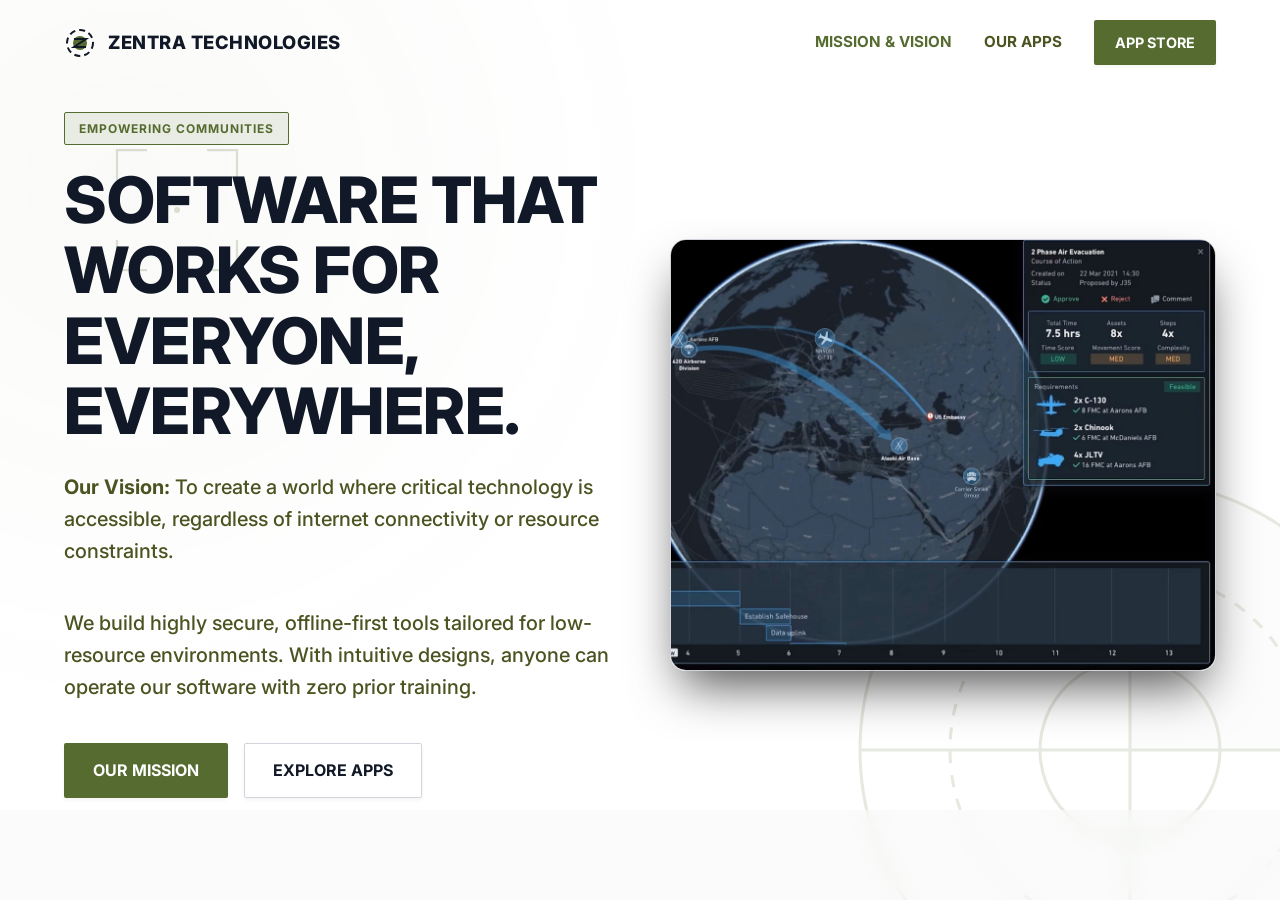
<file: index.html>
<!DOCTYPE html>
<html lang="en">
<head>
    <meta charset="UTF-8">
    <meta name="viewport" content="width=device-width, initial-scale=1.0">
    <title>Zentra Technologies | Simple & Secure Solutions</title>
    <meta name="description" content="Zentra Technologies. We build reliable, easy-to-use software that empowers low-resource environments to thrive, even without an internet connection.">
    <!-- Clean Geometric Z Logo for Favicon -->
    <link rel="icon" type="image/svg+xml" href="data:image/svg+xml,%3Csvg width='32' height='32' viewBox='0 0 32 32' fill='none' xmlns='http://www.w3.org/2000/svg'%3E%3Ccircle cx='16' cy='16' r='13' stroke='%23111827' stroke-width='2' stroke-dasharray='6 4'/%3E%3Ccircle cx='16' cy='16' r='7' fill='%23556B2F'/%3E%3Cpath d='M10 12 L22 12 L10 20 L22 20' stroke='%23111827' stroke-width='2' fill='none'/%3E%3C/svg%3E">
    <link rel="stylesheet" href="styles.css">
</head>
<body>

    <div class="parallax-wrapper">
        <div class="parallax-layer parallax-layer-back">
            <div class="ambient-bg"></div>

    <!-- Animated Background Elements -->
    <div class="tactical-bg">
        <svg class="bg-radar" viewBox="0 0 200 200" xmlns="http://www.w3.org/2000/svg">
            <circle cx="100" cy="100" r="90" fill="none" stroke="currentColor" stroke-width="1"/>
            <circle cx="100" cy="100" r="60" fill="none" stroke="currentColor" stroke-width="1" stroke-dasharray="4 4"/>
            <circle cx="100" cy="100" r="30" fill="none" stroke="currentColor" stroke-width="1"/>
            <line x1="100" y1="10" x2="100" y2="190" stroke="currentColor" stroke-width="1"/>
            <line x1="10" y1="100" x2="190" y2="100" stroke="currentColor" stroke-width="1"/>
            <path d="M100 100 L100 10 A90 90 0 0 1 190 100 Z" fill="currentColor" opacity="0.15"/>
        </svg>

        <svg class="bg-crosshair" viewBox="0 0 100 100" xmlns="http://www.w3.org/2000/svg">
            <path d="M10 30 V10 H30 M70 10 H90 V30 M90 70 V90 H70 M30 90 H10 V70" fill="none" stroke="currentColor" stroke-width="1.5"/>
            <circle cx="50" cy="50" r="2" fill="currentColor"/>
        </svg>
    </div>
        </div>

        <div class="parallax-layer parallax-layer-mid">
    <!-- Navigation -->
    <nav id="navbar">
        <div class="nav-container">
            <a href="index.html" class="logo">
                <svg width="32" height="32" viewBox="0 0 32 32" fill="none" xmlns="http://www.w3.org/2000/svg"><circle cx="16" cy="16" r="13" stroke="#111827" stroke-width="2" stroke-dasharray="6 4"/><circle cx="16" cy="16" r="7" fill="#556B2F"/><path d="M10 12 L22 12 L10 20 L22 20" stroke="#111827" stroke-width="2" fill="none"/></svg>
                <span>Zentra Technologies</span>
            </a>
            
            <div class="hamburger" id="hamburger">
                <svg width="28" height="28" viewBox="0 0 24 24" stroke="currentColor" stroke-width="2" stroke-linecap="round" fill="none">
                    <line x1="3" y1="12" x2="21" y2="12"></line>
                    <line x1="3" y1="6" x2="21" y2="6"></line>
                    <line x1="3" y1="18" x2="21" y2="18"></line>
                </svg>
            </div>

            <div class="nav-links" id="nav-links">
                <a href="#mission" class="active">Mission & Vision</a>
                <a href="#apps">Our Apps</a>
                <a href="store.html" class="btn btn-primary" style="padding: 10px 20px; font-size: 0.9rem;">App Store</a>
            </div>
        </div>
    </nav>

    <!-- Hero Section -->
    <header class="hero" id="home">
        <div class="container split-layout">
            <div class="split-content reveal">
                <div class="tag">Empowering Communities</div>
                <h1>Software that works for everyone, everywhere.</h1>
                <p><strong>Our Vision:</strong> To create a world where critical technology is accessible, regardless of internet connectivity or resource constraints.</p>
                <p>We build highly secure, offline-first tools tailored for low-resource environments. With intuitive designs, anyone can operate our software with zero prior training.</p>
                
                <div class="cta-group">
                    <a href="#mission" class="btn btn-primary">Our Mission</a>
                    <a href="#apps" class="btn btn-secondary">Explore Apps</a>
                </div>
            </div>
            <div class="split-visual reveal">
                <img src="images/tcom22.jpg" alt="Field work" style="width: 100%; height: auto; border-radius: 16px; box-shadow: 0 25px 50px -12px rgba(0, 0, 0, 0.7); border: 1px solid var(--border-light); display: block; object-fit: cover;" />
            </div>
        </div>
    </header>

    <!-- Mission & Vision Section -->
    <section id="mission" class="section section-bg">
        <div class="container reveal">
            <div class="section-header">
                <h2>Our Mission</h2>
                <p>Bringing reliable technology to the edges of the grid.</p>
            </div>
            
            <div class="grid">
                <!-- Point 1 -->
                <div class="card">
                    <div class="card-icon">
                        <svg width="28" height="28" viewBox="0 0 24 24" fill="none" stroke="currentColor" stroke-width="2"><path d="M12 2v20M17 5H9.5a3.5 3.5 0 0 0 0 7h5a3.5 3.5 0 0 1 0 7H6"></path></svg>
                    </div>
                    <h3>Empowering the Under-resourced</h3>
                    <p>Many regions lack reliable internet or modern hardware. Our platforms are extremely lightweight, requiring minimal power and automatically syncing data once connections are restored.</p>
                </div>

                <!-- Point 2 -->
                <div class="card">
                    <div class="card-icon">
                        <svg width="28" height="28" viewBox="0 0 24 24" fill="none" stroke="currentColor" stroke-width="2"><path d="M21 15v4a2 2 0 0 1-2 2H5a2 2 0 0 1-2-2v-4"></path><polyline points="17 8 12 3 7 8"></polyline><line x1="12" y1="3" x2="12" y2="15"></line></svg>
                    </div>
                    <h3>Offline-First & Secure</h3>
                    <p>Security should not be a luxury. We prioritize invisible encryption to protect your community's data, ensuring you can operate securely in complex or remote environments seamlessly.</p>
                </div>

                <!-- Point 3 -->
                <div class="card">
                    <div class="card-icon">
                        <svg width="28" height="28" viewBox="0 0 24 24" fill="none" stroke="currentColor" stroke-width="2"><circle cx="12" cy="12" r="10"></circle><path d="M8 14s1.5 2 4 2 4-2 4-2"></path><line x1="9" y1="9" x2="9.01" y2="9"></line><line x1="15" y1="9" x2="15.01" y2="9"></line></svg>
                    </div>
                    <h3>No Jargon. Just Action.</h3>
                    <p>We eliminate confusing tech terminology and complicated manuals. By focusing on simple buttons and human-centric workflows, we allow your team to focus on their life-saving work.</p>
                </div>
            </div>
        </div>
    </section>

    <!-- Our Apps Section (Very Small UI Cards) -->
    <section id="apps" class="section">
        <div class="container reveal">
            <div class="section-header">
                <h2>Our Platforms</h2>
                <p>Designed for field operations. Explore our suite of simple, robust tools.</p>
            </div>
            
            <div class="mini-app-grid">
                <!-- TCOM / MedTrack -->
                <div class="mini-app-card">
                    <div class="mini-app-screenshot">
                        <!-- User will provide screenshot later. This is a placeholder slot -->
                        <div class="screenshot-placeholder">
                            <span>Screenshot Later</span>
                        </div>
                    </div>
                    <div class="mini-app-content">
                        <h4>MedTrack / TCOM</h4>
                        <p>Offline patient tracking & medical reporting.</p>
                    </div>
                </div>

                <!-- Coming Soon 1 -->
                <div class="mini-app-card">
                    <div class="mini-app-screenshot">
                        <div class="screenshot-placeholder">
                            <span>Coming Soon</span>
                        </div>
                    </div>
                    <div class="mini-app-content">
                        <h4>OurYouth</h4>
                        <p>Community engagement & youth empowerment.</p>
                    </div>
                </div>

                <!-- Coming Soon 2 -->
                <div class="mini-app-card">
                    <div class="mini-app-screenshot">
                        <div class="screenshot-placeholder">
                            <span>Coming Soon</span>
                        </div>
                    </div>
                    <div class="mini-app-content">
                        <h4>NextGen Platform</h4>
                        <p>Innovative solutions in development.</p>
                    </div>
                </div>
            </div>
            
            <div style="text-align: center; margin-top: 40px;">
                <a href="store.html" class="btn btn-primary">Go to App Store</a>
            </div>
        </div>
    </section>

    <!-- Footer -->
    <footer>
        <div class="container">
            <div class="footer-content">
                <a href="index.html" class="logo">
                    <svg width="24" height="24" viewBox="0 0 32 32" fill="none" xmlns="http://www.w3.org/2000/svg"><circle cx="16" cy="16" r="13" stroke="#111827" stroke-width="2" stroke-dasharray="6 4"/><circle cx="16" cy="16" r="7" fill="#556B2F"/><path d="M10 12 L22 12 L10 20 L22 20" stroke="#111827" stroke-width="2" fill="none"/></svg>
                    <span>Zentra Technologies</span>
                </a>
                <span class="footer-text">&copy; 2026 Zentra Technologies. All rights reserved.</span>
            </div>
        </div>
    </footer>
        </div>
    </div>

    <script src="app.js"></script>
</body>
</html>
</file>
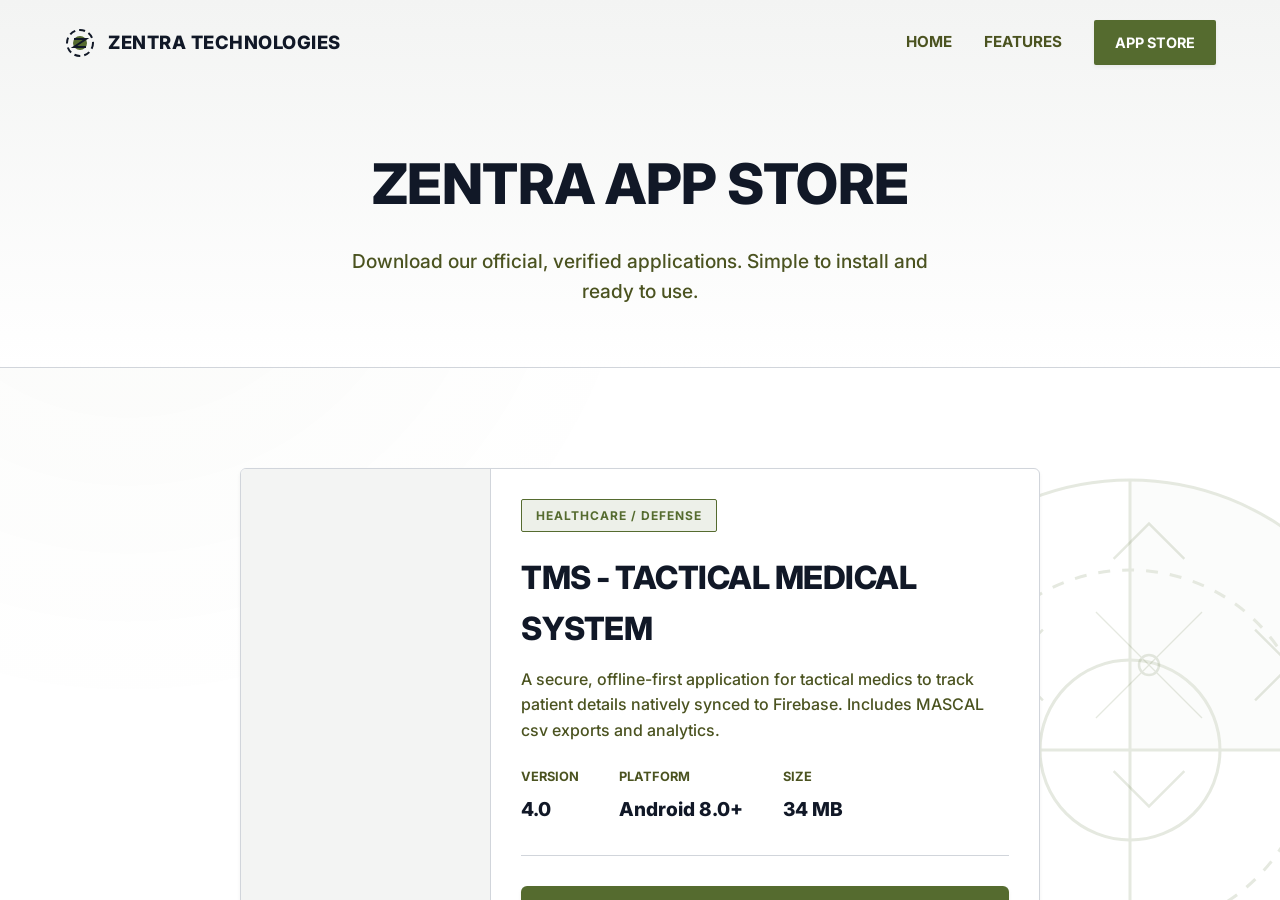
<file: store.html>
<!DOCTYPE html>
<html lang="en">
<head>
    <meta charset="UTF-8">
    <meta name="viewport" content="width=device-width, initial-scale=1.0">
    <title>App Store | Zentra Technologies</title>
    <meta name="description" content="Download official verified applications created by Zentra Technologies.">
    <!-- Clean Geometric Z Logo for Favicon -->
    <link rel="icon" type="image/svg+xml" href="data:image/svg+xml,%3Csvg width='32' height='32' viewBox='0 0 32 32' fill='none' xmlns='http://www.w3.org/2000/svg'%3E%3Ccircle cx='16' cy='16' r='13' stroke='%23111827' stroke-width='2' stroke-dasharray='6 4'/%3E%3Ccircle cx='16' cy='16' r='7' fill='%23556B2F'/%3E%3Cpath d='M10 12 L22 12 L10 20 L22 20' stroke='%23111827' stroke-width='2' fill='none'/%3E%3C/svg%3E">
    <link rel="stylesheet" href="styles.css">
    <style>
        .app-store-header {
            padding: 140px 0 60px;
            text-align: center;
            background: linear-gradient(180deg, var(--bg-secondary) 0%, var(--bg-primary) 100%);
            border-bottom: 1px solid var(--border-light);
        }
    </style>
</head>
<body>

    <div class="parallax-wrapper">
        <div class="parallax-layer parallax-layer-back">
            <div class="ambient-bg"></div>

            <!-- Animated Military Background Elements -->
            <div class="tactical-bg">
                <!-- Radar Sweep -->
        <svg class="bg-radar" viewBox="0 0 200 200" xmlns="http://www.w3.org/2000/svg">
            <circle cx="100" cy="100" r="90" fill="none" stroke="currentColor" stroke-width="1"/>
            <circle cx="100" cy="100" r="60" fill="none" stroke="currentColor" stroke-width="1" stroke-dasharray="4 4"/>
            <circle cx="100" cy="100" r="30" fill="none" stroke="currentColor" stroke-width="1"/>
            <line x1="100" y1="10" x2="100" y2="190" stroke="currentColor" stroke-width="1"/>
            <line x1="10" y1="100" x2="190" y2="100" stroke="currentColor" stroke-width="1"/>
            <path d="M100 100 L100 10 A90 90 0 0 1 190 100 Z" fill="currentColor" opacity="0.15"/>
        </svg>

        <!-- Targeting Brackets -->
        <svg class="bg-crosshair" viewBox="0 0 100 100" xmlns="http://www.w3.org/2000/svg">
            <path d="M10 30 V10 H30 M70 10 H90 V30 M90 70 V90 H70 M30 90 H10 V70" fill="none" stroke="currentColor" stroke-width="1.5"/>
            <circle cx="50" cy="50" r="2" fill="currentColor"/>
        </svg>

        <!-- Secondary Crosshair -->
        <svg class="bg-crosshair bg-crosshair-2" viewBox="0 0 100 100" xmlns="http://www.w3.org/2000/svg">
            <path d="M10 30 V10 H30 M70 10 H90 V30 M90 70 V90 H70 M30 90 H10 V70" fill="none" stroke="currentColor" stroke-width="1"/>
            <circle cx="50" cy="50" r="4" fill="none" stroke="currentColor" stroke-width="1"/>
            <line x1="50" y1="20" x2="50" y2="80" stroke="currentColor" stroke-width="0.5"/>
            <line x1="20" y1="50" x2="80" y2="50" stroke="currentColor" stroke-width="0.5"/>
        </svg>

        <!-- Stealth Drone Silhouette -->
        <svg class="bg-drone" viewBox="0 0 100 100" xmlns="http://www.w3.org/2000/svg">
            <path d="M50 15 L62 45 L85 50 L62 55 L50 85 L38 55 L15 50 L38 45 Z" fill="none" stroke="currentColor" stroke-width="0.75"/>
            <path d="M47 45 L50 25 L53 45 Z" stroke="currentColor" stroke-width="0.75" fill="currentColor" opacity="0.3"/>
        </svg>
            </div>
        </div>

        <div class="parallax-layer parallax-layer-mid">
            <!-- Navigation -->
            <nav id="navbar">
        <div class="nav-container">
            <a href="index.html" class="logo">
                <svg width="32" height="32" viewBox="0 0 32 32" fill="none" xmlns="http://www.w3.org/2000/svg"><circle cx="16" cy="16" r="13" stroke="#111827" stroke-width="2" stroke-dasharray="6 4"/><circle cx="16" cy="16" r="7" fill="#556B2F"/><path d="M10 12 L22 12 L10 20 L22 20" stroke="#111827" stroke-width="2" fill="none"/></svg>
                <span>Zentra Technologies</span>
            </a>
            
            <div class="hamburger" id="hamburger">
                <svg width="28" height="28" viewBox="0 0 24 24" stroke="currentColor" stroke-width="2" stroke-linecap="round" fill="none">
                    <line x1="3" y1="12" x2="21" y2="12"></line>
                    <line x1="3" y1="6" x2="21" y2="6"></line>
                    <line x1="3" y1="18" x2="21" y2="18"></line>
                </svg>
            </div>

            <div class="nav-links" id="nav-links">
                <a href="index.html">Home</a>
                <a href="index.html#features">Features</a>
                <a href="store.html" class="btn btn-primary" style="padding: 10px 20px; font-size: 0.9rem;">App Store</a>
            </div>
        </div>
    </nav>

    <!-- App Store Header -->
    <header class="app-store-header">
        <div class="container reveal">
            <h1 style="font-size: 3.5rem; margin-bottom: 16px;">Zentra App Store</h1>
            <p style="font-size: 1.2rem; max-width: 600px; margin: 0 auto; color: var(--text-muted);">Download our official, verified applications. Simple to install and ready to use.</p>
        </div>
    </header>

    <!-- Apps List -->
    <section class="section">
        <div class="container reveal">
            
            <div class="app-grid">
                <!-- MedTrack App -->
                <div class="app-card">
                    <div class="app-visual">
                        <div class="app-icon-mock" id="app-logo-placeholder">
                            <!-- Logo placeholder (Waiting for user's logo) -->
                            <svg viewBox="0 0 24 24" fill="none" stroke="currentColor" stroke-width="2"><path d="M22 12h-4l-3 9L9 3l-3 9H2"></path></svg>
                        </div>
                    </div>
                    <div class="app-info">
                        <span class="tag">Healthcare / Defense</span>
                        <h3>TMS - Tactical Medical System</h3>
                        <p>A secure, offline-first application for tactical medics to track patient details natively synced to Firebase. Includes MASCAL csv exports and analytics.</p>
                        
                        <div class="app-meta">
                            <div class="meta-item">
                                <span class="meta-label">Version</span>
                                <span class="meta-val">4.0</span>
                            </div>
                            <div class="meta-item">
                                <span class="meta-label">Platform</span>
                                <span class="meta-val">Android 8.0+</span>
                            </div>
                            <div class="meta-item">
                                <span class="meta-label">Size</span>
                                <span class="meta-val">34 MB</span>
                            </div>
                        </div>

                        <div class="download-section">
                            <a href="releases/tms-v5.apk" class="btn btn-primary btn-download">
                                <svg width="24" height="24" viewBox="0 0 24 24" fill="none" stroke="currentColor" stroke-width="2"><path d="M21 15v4a2 2 0 0 1-2 2H5a2 2 0 0 1-2-2v-4"></path><polyline points="7 10 12 15 17 10"></polyline><line x1="12" y1="15" x2="12" y2="3"></line></svg>
                                <span>
                                    <strong>Download APK</strong>
                                    <small>Universal • Direct Download</small>
                                </span>
                            </a>
                        </div>
                    </div>
                </div>

                <!-- Screenshots Area (Prepared for when screenshots are generated) -->
                <div class="app-screenshots">
                    <h3 style="margin-top: 40px; margin-bottom: 20px;">Screenshots</h3>
                    <div class="screenshots-grid photo-slot">
                        <span>Waiting for screenshots...</span>
                    </div>
                </div>

            </div>

        </div>
    </section>

    <!-- Footer -->
    <footer>
        <div class="container">
            <div class="footer-content">
                <a href="index.html" class="logo">
                    <svg width="24" height="24" viewBox="0 0 32 32" fill="none" xmlns="http://www.w3.org/2000/svg"><circle cx="16" cy="16" r="13" stroke="#111827" stroke-width="2" stroke-dasharray="6 4"/><circle cx="16" cy="16" r="7" fill="#556B2F"/><path d="M10 12 L22 12 L10 20 L22 20" stroke="#111827" stroke-width="2" fill="none"/></svg>
                    <span>Zentra Technologies</span>
                </a>
                <span class="footer-text">&copy; 2026 Zentra Technologies. All rights reserved.</span>
            </div>
        </div>
    </footer>

    <script src="app.js"></script>
        </div>
    </div>
</body>
</html>
</file>
<file: styles.css>
@import url('https://fonts.googleapis.com/css2?family=Inter:wght@400;500;600;700;800&display=swap');

:root {
    --bg-primary: #FFFFFF;
    --bg-secondary: #F3F4F3;
    /* Very Light Olive-tinted Gray */
    --accent: #556B2F;
    /* Olive Drab */
    --accent-hover: #3E4F22;
    --text-pure: #111827;
    /* Intense Slate / Almost Black */
    --text-muted: #4B5320;
    /* Dark Olive for text */
    --border-light: #D1D5DB;
    /* Slate 300 */
    --shadow-sm: 0 2px 4px rgba(0, 0, 0, 0.05);
    --shadow-md: 0 4px 6px rgba(0, 0, 0, 0.1);
    --shadow-lg: 0 10px 15px rgba(0, 0, 0, 0.1);
    --transition: 0.3s cubic-bezier(0.25, 0.46, 0.45, 0.94);
}

* {
    margin: 0;
    padding: 0;
    box-sizing: border-box;
}

body {
    font-family: 'Inter', sans-serif;
    background-color: var(--bg-primary);
    color: var(--text-pure);
    line-height: 1.6;
    overflow: hidden; /* Hide body scroll, scroll via wrapper */
    -webkit-font-smoothing: antialiased;
}

/* PARALLAX ENGINE */
.parallax-wrapper {
    height: 100vh;
    overflow-x: hidden;
    overflow-y: auto;
    perspective: 10px;
    position: relative;
}

.parallax-layer {
    position: absolute;
    top: 0;
    left: 0;
    right: 0;
    bottom: 0;
    transform-origin: center center;
}

.parallax-layer-back {
    transform: translateZ(-10px) scale(2);
    z-index: 1;
    pointer-events: none;
}

.parallax-layer-mid {
    transform: translateZ(0);
    z-index: 2;
    position: relative;
}

/* Ambient Background */
.ambient-bg {
    position: fixed;
    top: 0;
    left: 0;
    width: 100vw;
    height: 100vh;
    background-image: radial-gradient(circle at 10% 20%, rgba(85, 107, 47, 0.03) 0%, transparent 40%);
    pointer-events: none;
    z-index: -2;
}

/* Typography & Shared */
h1,
h2,
h3,
h4 {
    font-weight: 800;
    letter-spacing: -0.5px;
    color: var(--text-pure);
    text-transform: uppercase;
}

p {
    color: var(--text-muted);
    font-weight: 500;
}

.text-center {
    text-align: center;
}

.tag {
    display: inline-block;
    padding: 6px 14px;
    background: rgba(85, 107, 47, 0.1);
    color: var(--accent);
    border: 1px solid var(--accent);
    border-radius: 2px;
    /* Stark corners */
    font-size: 0.75rem;
    font-weight: 700;
    text-transform: uppercase;
    letter-spacing: 1px;
    margin-bottom: 20px;
}

.btn {
    display: inline-flex;
    align-items: center;
    justify-content: center;
    gap: 8px;
    padding: 14px 28px;
    border-radius: 2px;
    /* Stark military corners */
    font-weight: 700;
    text-decoration: none;
    text-transform: uppercase;
    transition: var(--transition);
    cursor: pointer;
    border: 1px solid transparent;
}

.btn-primary {
    background: var(--accent);
    color: #FFFFFF !important;
    box-shadow: var(--shadow-sm);
}

.btn-primary:hover {
    background: var(--accent-hover);
    transform: translateY(-2px);
    box-shadow: var(--shadow-md);
}

.btn-secondary {
    background: var(--bg-primary);
    color: var(--text-pure);
    border-color: var(--border-light);
    box-shadow: var(--shadow-sm);
}

.btn-secondary:hover {
    background: var(--bg-secondary);
    border-color: var(--text-muted);
}

/* Photo Placeholders */
.photo-slot {
    width: 100%;
    min-height: 350px;
    background: linear-gradient(135deg, rgba(85, 107, 47, 0.05) 0%, rgba(85, 107, 47, 0.15) 100%);
    border: 1px solid rgba(85, 107, 47, 0.3);
    border-radius: 8px;
    display: flex;
    align-items: center;
    justify-content: center;
    color: var(--accent);
    font-weight: 600;
    text-transform: uppercase;
    letter-spacing: 1px;
    position: relative;
    overflow: hidden;
    margin: 20px 0;
    transition: var(--transition);
    box-shadow: inset 0 2px 8px rgba(0,0,0,0.05);
}

.photo-slot::after {
    content: '';
    position: absolute;
    top: 50%;
    left: 50%;
    transform: translate(-50%, -50%);
    width: 80px;
    height: 80px;
    background: url("data:image/svg+xml,%3Csvg xmlns='http://www.w3.org/2000/svg' fill='none' viewBox='0 0 24 24' stroke='%23556B2F' stroke-width='1.5'%3E%3Cpath stroke-linecap='round' stroke-linejoin='round' d='M2.25 15.75l5.159-5.159a2.25 2.25 0 013.182 0l5.159 5.159m-1.5-1.5l1.409-1.409a2.25 2.25 0 013.182 0l2.909 2.909m-18 3.75h16.5a1.5 1.5 0 001.5-1.5V6a1.5 1.5 0 00-1.5-1.5H3.75A1.5 1.5 0 002.25 6v12a1.5 1.5 0 001.5 1.5zm10.5-11.25h.008v.008h-.008V8.25zm.375 0a.375.375 0 11-.75 0 .375.375 0 01.75 0z' /%3E%3C/svg%3E") no-repeat center;
    background-size: cover;
    opacity: 0.1;
    z-index: 1;
}

.photo-slot span {
    z-index: 2;
    background: rgba(255, 255, 255, 0.95);
    padding: 12px 24px;
    border-radius: 6px;
    box-shadow: 0 4px 12px rgba(0,0,0,0.08);
    border: 1px solid rgba(85, 107, 47, 0.2);
    font-size: 0.85rem;
    backdrop-filter: blur(8px);
}

/* Navigation */
#navbar {
    position: fixed;
    top: 0;
    width: 100%;
    z-index: 1000;
    padding: 20px 0;
    transition: var(--transition);
    border-bottom: 1px solid transparent;
    background: transparent;
}

#navbar.scrolled {
    padding: 12px 0;
    background: rgba(255, 255, 255, 0.8);
    backdrop-filter: blur(24px);
    -webkit-backdrop-filter: blur(24px);
    border-bottom: 1px solid rgba(255,255,255,0.4);
    box-shadow: 0 4px 30px rgba(0, 0, 0, 0.05);
}

.nav-container {
    max-width: 1200px;
    margin: 0 auto;
    padding: 0 24px;
    display: flex;
    justify-content: space-between;
    align-items: center;
    position: relative;
}

.logo {
    display: flex;
    align-items: center;
    gap: 12px;
    font-weight: 800;
    font-size: 1.15rem;
    color: var(--text-pure);
    text-decoration: none;
    letter-spacing: 0.5px;
    text-transform: uppercase;
    z-index: 100;
}

.logo svg {
    width: 32px;
    height: 32px;
}

.nav-links {
    display: flex;
    gap: 32px;
    align-items: center;
}

.nav-links a {
    color: var(--text-muted);
    text-decoration: none;
    font-weight: 700;
    font-size: 0.95rem;
    text-transform: uppercase;
    transition: var(--transition);
}

.nav-links a:hover,
.nav-links a.active {
    color: var(--accent);
}

/* Hamburger Menu Icon */
.hamburger {
    display: none;
    cursor: pointer;
    z-index: 100;
    color: var(--text-pure);
}

/* Layout / Grids */
.container {
    max-width: 1200px;
    margin: 0 auto;
    padding: 0 24px;
    width: 100%;
}

.split-layout {
    display: flex;
    align-items: center;
    gap: 60px;
}

.split-content {
    flex: 1;
}

.split-visual {
    flex: 1;
    width: 100%;
}

/* Hero Section */
.hero {
    min-height: 90vh;
    display: flex;
    align-items: center;
    padding-top: 100px;
    position: relative;
    z-index: 1;
}

.hero h1 {
    font-size: 4rem;
    line-height: 1.1;
    margin-bottom: 24px;
}

.hero p {
    font-size: 1.25rem;
    margin-bottom: 40px;
    max-width: 600px;
    color: var(--text-muted);
}

.cta-group {
    display: flex;
    gap: 16px;
}

/* Sections */
.section {
    padding: 100px 0;
    position: relative;
    z-index: 1;
}

.section-bg {
    background-color: rgba(243, 244, 243, 0.4);
    border-top: 1px solid rgba(255,255,255,0.2);
    border-bottom: 1px solid rgba(255,255,255,0.2);
    backdrop-filter: blur(10px);
}

.section-header {
    text-align: center;
    margin-bottom: 60px;
    max-width: 700px;
    margin-left: auto;
    margin-right: auto;
}

.section-header h2 {
    font-size: 2.5rem;
    margin-bottom: 16px;
}

/* Features Grid */
.grid {
    display: grid;
    grid-template-columns: repeat(auto-fit, minmax(300px, 1fr));
    gap: 30px;
}

.card {
    background: rgba(255, 255, 255, 0.65);
    backdrop-filter: blur(20px);
    -webkit-backdrop-filter: blur(20px);
    border: 1px solid rgba(255, 255, 255, 0.8);
    border-radius: 12px;
    padding: 40px;
    transition: all 0.4s cubic-bezier(0.25, 0.46, 0.45, 0.94);
    box-shadow: 0 8px 32px 0 rgba(0, 0, 0, 0.05);
    position: relative;
    z-index: 2;
}

.card:hover {
    border-color: rgba(85, 107, 47, 0.4);
    transform: translateY(-8px) scale(1.02);
    box-shadow: 0 15px 40px 0 rgba(85, 107, 47, 0.12);
}

.card-icon {
    width: 52px;
    height: 52px;
    color: var(--accent);
    background: rgba(85, 107, 47, 0.1);
    border-radius: 4px;
    display: flex;
    align-items: center;
    justify-content: center;
    margin-bottom: 24px;
}

.card h3 {
    font-size: 1.3rem;
    margin-bottom: 12px;
}

/* App Store Specific */
.app-header {
    padding: 140px 0 60px;
    text-align: center;
    background: var(--bg-secondary);
    border-bottom: 1px solid var(--border-light);
}

.app-card {
    display: flex;
    background: var(--bg-primary);
    border: 1px solid var(--border-light);
    border-radius: 6px;
    overflow: hidden;
    box-shadow: var(--shadow-sm);
    transition: var(--transition);
    max-width: 800px;
    margin: 0 auto;
}

.app-card:hover {
    box-shadow: var(--shadow-md);
    transform: translateY(-2px);
    border-color: var(--accent);
}

.app-visual {
    width: 250px;
    padding: 20px;
    border-right: 1px solid var(--border-light);
    display: flex;
    flex-direction: column;
    align-items: center;
    justify-content: center;
    gap: 15px;
    background: var(--bg-secondary);
}

.app-info {
    padding: 30px;
    flex: 1;
}

.app-info h3 {
    font-size: 2rem;
    margin-bottom: 12px;
}

.app-info p {
    margin-bottom: 24px;
    font-size: 1rem;
    color: var(--text-muted);
}

.app-meta {
    display: flex;
    gap: 40px;
    margin-bottom: 30px;
    padding-bottom: 30px;
    border-bottom: 1px solid var(--border-light);
}

.meta-item {
    display: flex;
    flex-direction: column;
    gap: 6px;
}

.meta-val {
    font-weight: 800;
    color: var(--text-pure);
    font-size: 1.2rem;
}

.meta-label {
    font-size: 0.8rem;
    color: var(--text-muted);
    text-transform: uppercase;
    font-weight: 700;
}

/* Download & Screenshots added styles */
.download-section {
    margin-top: 10px;
}

.btn-download {
    width: 100%;
    justify-content: flex-start;
    padding: 16px 24px;
    gap: 20px;
    border-radius: 6px;
}

.btn-download span {
    display: flex;
    flex-direction: column;
    align-items: flex-start;
    text-align: left;
    line-height: 1.2;
}

.btn-download span strong {
    font-size: 1.15rem;
}

.btn-download span small {
    font-size: 0.75rem;
    font-weight: 500;
    opacity: 0.8;
}

.app-screenshots {
    margin-top: 40px;
    border-top: 1px solid var(--border-light);
    padding-top: 20px;
}

.screenshots-grid {
    display: grid;
    grid-template-columns: repeat(auto-fit, minmax(200px, 1fr));
    gap: 20px;
    min-height: 200px;
    background: transparent;
    border: 2px dashed var(--border-light);
    border-radius: 6px;
    align-items: center;
    justify-content: center;
    text-align: center;
    color: var(--text-muted);
}


/* Footer */
footer {
    padding: 60px 0 40px;
    background: var(--bg-primary);
    border-top: 1px solid var(--border-light);
}

.footer-content {
    display: flex;
    justify-content: space-between;
    align-items: center;
    flex-wrap: wrap;
    gap: 20px;
}

.footer-text {
    color: var(--text-muted);
    font-size: 0.9rem;
    font-weight: 700;
    text-transform: uppercase;
}

/* Animations & Mobile Responsiveness */
.reveal {
    opacity: 0;
    transform: translateY(30px);
    transition: all 0.8s cubic-bezier(0.25, 0.46, 0.45, 0.94);
}

.reveal.active {
    opacity: 1;
    transform: translateY(0);
}

/* Tactical Background Animations */
.tactical-bg {
    position: fixed;
    top: 0;
    left: 0;
    width: 100vw;
    height: 100vh;
    pointer-events: none;
    z-index: 0;
    overflow: hidden;
    color: var(--accent);
}

.bg-radar {
    position: absolute;
    bottom: -150px;
    right: -150px;
    width: 600px;
    height: 600px;
    opacity: 0.15;
    animation: rotateSlow 20s linear infinite;
}

.bg-crosshair {
    position: absolute;
    top: 15%;
    left: 8%;
    width: 150px;
    height: 150px;
    opacity: 0.2;
    animation: pulseSlow 5s ease-in-out infinite;
}

.bg-crosshair-2 {
    position: absolute;
    top: 60%;
    left: 80%;
    width: 250px;
    height: 250px;
    opacity: 0.15;
    transform: rotate(45deg);
    /* Add variety */
    animation: pulseSlow 8s ease-in-out infinite alternate;
}

.bg-drone {
    position: absolute;
    top: 30%;
    left: -150px;
    width: 150px;
    height: 150px;
    opacity: 0.2;
    animation: flyAcross 30s linear infinite;
}

@keyframes rotateSlow {
    from {
        transform: rotate(0deg);
    }

    to {
        transform: rotate(360deg);
    }
}

@keyframes pulseSlow {
    0% {
        transform: scale(0.95);
        opacity: 0.03;
    }

    50% {
        transform: scale(1.05);
        opacity: 0.06;
    }

    100% {
        transform: scale(0.95);
        opacity: 0.03;
    }
}

@keyframes flyAcross {
    0% {
        transform: translate(-100px, 0) rotate(15deg);
    }

    50% {
        transform: translate(50vw, -10vw) rotate(5deg);
    }

    100% {
        transform: translate(120vw, 5vw) rotate(25deg);
    }
}

@media(max-width: 900px) {
    .hamburger {
        display: block;
    }

    .nav-links {
        position: fixed;
        top: 0;
        left: 0;
        width: 100%;
        height: 100vh;
        background: rgba(255, 255, 255, 0.98);
        flex-direction: column;
        justify-content: center;
        align-items: center;
        opacity: 0;
        pointer-events: none;
        transform: translateY(-20px);
        transition: var(--transition);
    }

    .nav-links.active {
        opacity: 1;
        pointer-events: all;
        transform: translateY(0);
    }

    .split-layout {
        flex-direction: column;
        gap: 40px;
        text-align: center;
    }

    .hero {
        padding-top: 140px;
        text-align: center;
    }

    .hero p {
        margin-left: auto;
        margin-right: auto;
    }

    .cta-group {
        justify-content: center;
    }

    .app-card {
        flex-direction: column;
    }

    .app-visual {
        width: 100%;
        border-right: none;
        border-bottom: 1px solid var(--border-light);
    }

    .app-meta {
        flex-wrap: wrap;
        gap: 20px;
        justify-content: space-between;
    }

    h1 {
        font-size: 3rem !important;
    }
}

/* Mini App Cards */
.mini-app-grid {
    display: grid;
    grid-template-columns: repeat(auto-fit, minmax(220px, 1fr));
    gap: 30px;
}

.mini-app-card {
    background: rgba(255, 255, 255, 0.7);
    backdrop-filter: blur(20px);
    -webkit-backdrop-filter: blur(20px);
    border: 1px solid rgba(255, 255, 255, 0.6);
    border-radius: 12px;
    overflow: hidden;
    transition: all 0.4s cubic-bezier(0.25, 0.46, 0.45, 0.94);
    box-shadow: 0 8px 32px 0 rgba(0, 0, 0, 0.05);
    display: flex;
    flex-direction: column;
}

.mini-app-card:hover {
    transform: translateY(-8px) scale(1.02);
    box-shadow: 0 15px 40px 0 rgba(85, 107, 47, 0.15);
    border-color: rgba(85, 107, 47, 0.4);
}

.mini-app-screenshot {
    width: 100%;
    aspect-ratio: 9 / 16;
    background: var(--bg-secondary);
    border-bottom: 1px solid var(--border-light);
    overflow: hidden;
    position: relative;
    padding: 10px;
}

.screenshot-placeholder {
    width: 100%;
    height: 100%;
    background: linear-gradient(135deg, rgba(85, 107, 47, 0.03) 0%, rgba(85, 107, 47, 0.1) 100%);
    border: 1px solid rgba(85, 107, 47, 0.2);
    border-radius: 6px;
    display: flex;
    flex-direction: column;
    align-items: center;
    justify-content: center;
    color: var(--text-muted);
    font-size: 0.75rem;
    font-weight: 600;
    text-transform: uppercase;
    text-align: center;
    padding: 10px;
    box-shadow: inset 0 2px 4px rgba(0,0,0,0.02);
    position: relative;
    overflow: hidden;
}

.screenshot-placeholder::before {
    content: '';
    width: 32px;
    height: 32px;
    margin-bottom: 12px;
    background: url("data:image/svg+xml,%3Csvg xmlns='http://www.w3.org/2000/svg' fill='none' viewBox='0 0 24 24' stroke='%234B5320' stroke-width='1.5'%3E%3Cpath stroke-linecap='round' stroke-linejoin='round' d='M2.25 15.75l5.159-5.159a2.25 2.25 0 013.182 0l5.159 5.159m-1.5-1.5l1.409-1.409a2.25 2.25 0 013.182 0l2.909 2.909m-18 3.75h16.5a1.5 1.5 0 001.5-1.5V6a1.5 1.5 0 00-1.5-1.5H3.75A1.5 1.5 0 002.25 6v12a1.5 1.5 0 001.5 1.5zm10.5-11.25h.008v.008h-.008V8.25zm.375 0a.375.375 0 11-.75 0 .375.375 0 01.75 0z' /%3E%3C/svg%3E") no-repeat center;
    background-size: cover;
    opacity: 0.3;
}

.screenshot-placeholder span {
    background: rgba(255, 255, 255, 0.9);
    padding: 6px 12px;
    border-radius: 4px;
    border: 1px solid rgba(85, 107, 47, 0.15);
    box-shadow: 0 2px 4px rgba(0,0,0,0.05);
}

.mini-app-content {
    padding: 20px;
}

.mini-app-content h4 {
    font-size: 1.1rem;
    margin-bottom: 8px;
    color: var(--text-pure);
    text-transform: uppercase;
}

.mini-app-content p {
    font-size: 0.85rem;
    color: var(--text-muted);
    line-height: 1.4;
    margin: 0;
}
</file>
